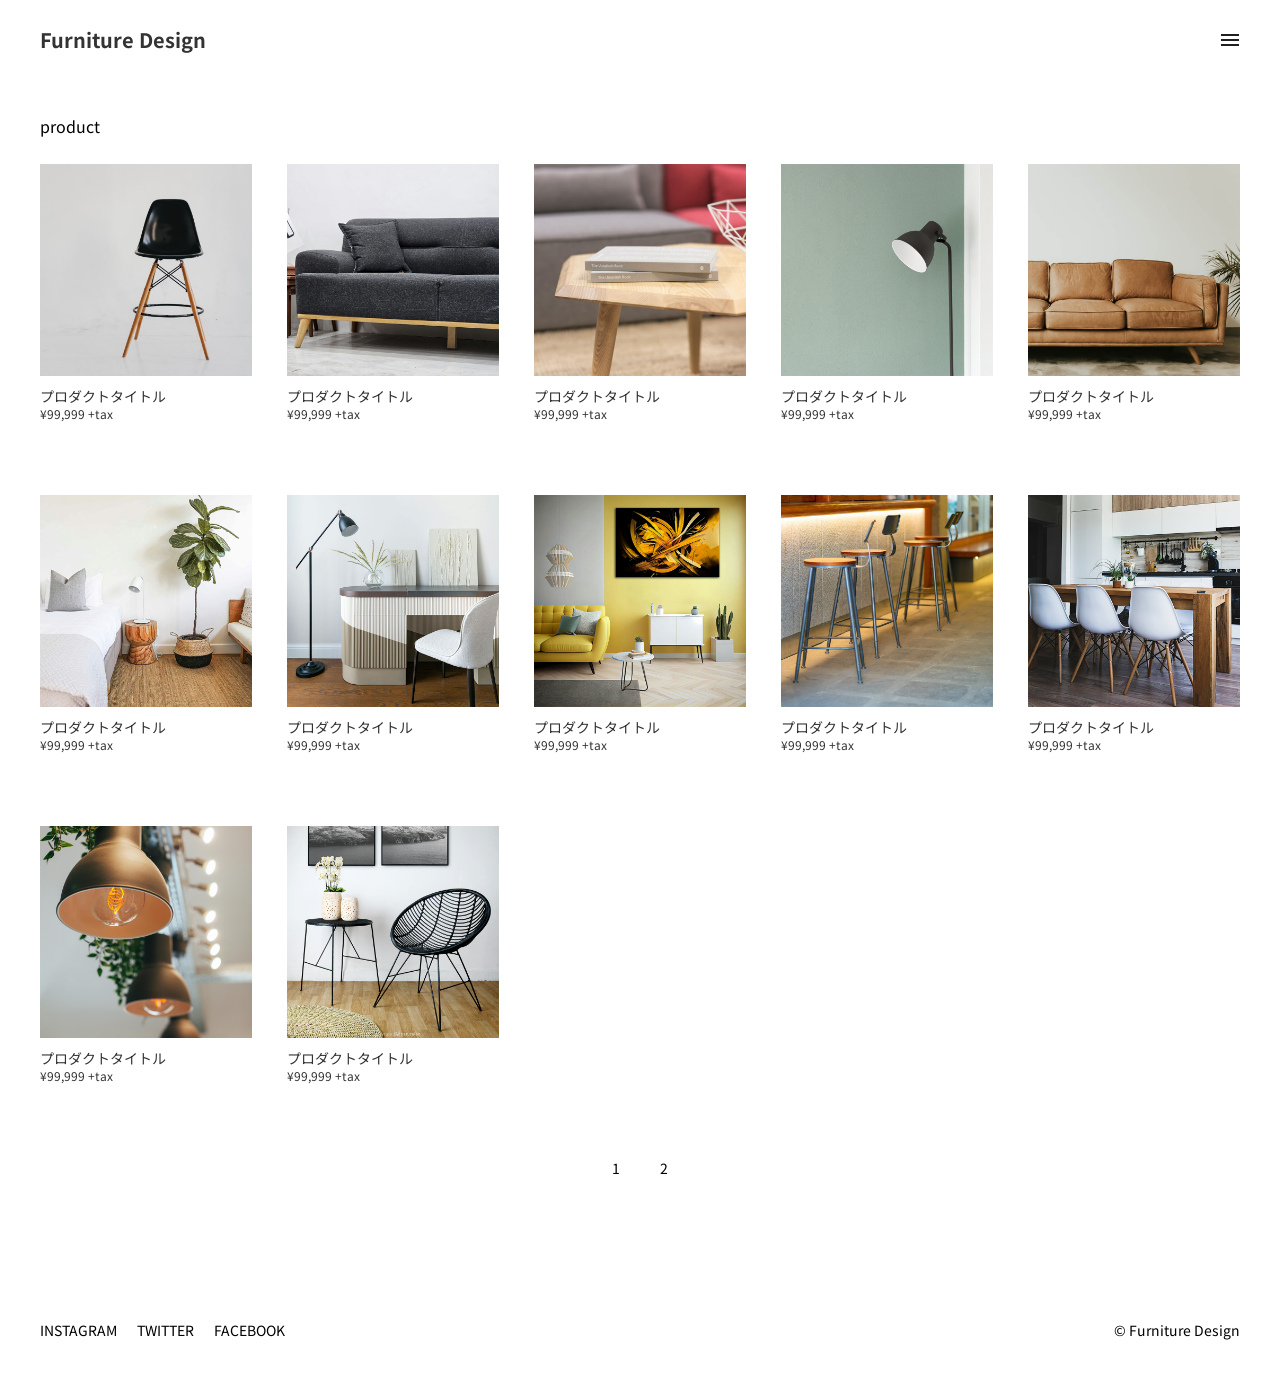
<file: index.html>
<!DOCTYPE html>
<html lang="ja">
    <head>
        <meta charset="utf-8">
        <title>Furnituru Design</title>
        <meta name="viewport" content="width=device-width, initial-scale=1">
        <link rel="stylesheet" href="style.css">
        <script src="https://ajax.googleapis.com/ajax/libs/jquery/2.2.4/jquery.min.js"></script>
        <link href="https://fonts.googleapis.com/css2?family=Noto+Sans+JP&display=swap" rel="stylesheet">
    </head>
    <body>
        <header id="header" class="wrapper">
            <h1 class="site-title">Furniture Design</h1>
            <nav>
                <div class="burger"></div>
                <ul class="navi-list">
                    <li><a href="./index.html">PRODUCT</a></li>
                    <li><a href="./about.html">ABOUT</a></li>
                    <li><a href="./company.html">COMPANY</a></li>
                    <li><a href="mailto:xxxxx@xxx.xxxx?subject=お問い合わせ">CONTACT</a></li>
                </ul>
                <div class="menu"></div>
            </nav>  
        </header>
            <main>
                <div class="top wrapper">
                <h2 class="page-title">product</h2>
                <ul class="product-list">
                    <li>
                        <a href="#">
                            <img src="img/item1.jpg" width="800" height="800" alt="商品画像">
                            <h4 class="product-title">プロダクトタイトル</h4>
                            <p>&yen;99,999 +tax</p>
                        </a>
                    </li>
                    <li>
                        <a href="#">
                            <img src="img/item2.jpg" width="800" height="800" alt="商品画像">
                            <h4 class="product-title">プロダクトタイトル</h4>
                            <p>&yen;99,999 +tax</p>
                        </a>
                    </li>
                    <li>
                        <a href="#">
                            <img src="img/item3.jpg" width="800" height="800" alt="商品画像">
                            <h4 class="product-title">プロダクトタイトル</h4>
                            <p>&yen;99,999 +tax</p>
                        </a>
                    </li>
                    <li>
                        <a href="#">
                            <img src="img/item4.jpg" width="800" height="800" alt="商品画像">
                            <h4 class="product-title">プロダクトタイトル</h4>
                            <p>&yen;99,999 +tax</p>
                        </a>
                    </li>
                    <li>
                        <a href="#">
                            <img src="img/item5.jpg" width="800" height="800" alt="商品画像">
                            <h4 class="product-title">プロダクトタイトル</h4>
                            <p>&yen;99,999 +tax</p>
                        </a>
                    </li>
                    <li>
                        <a href="#">
                            <img src="img/item6.jpg" width="800" height="800" alt="商品画像">
                            <h4 class="product-title">プロダクトタイトル</h4>
                            <p>&yen;99,999 +tax</p>
                        </a>
                    </li>
                    <li>
                        <a href="#">
                            <img src="img/item7.jpg" width="800" height="800" alt="商品画像">
                            <h4 class="product-title">プロダクトタイトル</h4>
                            <p>&yen;99,999 +tax</p>
                        </a>
                    </li>
                    <li>
                        <a href="#">
                            <img src="img/item8.jpg" width="800" height="800" alt="商品画像">
                            <h4 class="product-title">プロダクトタイトル</h4>
                            <p>&yen;99,999 +tax</p>
                        </a>
                    </li>
                    <li>
                        <a href="#">
                            <img src="img/item9.jpg" width="800" height="800" alt="商品画像">
                            <h4 class="product-title">プロダクトタイトル</h4>
                            <p>&yen;99,999 +tax</p>
                        </a>
                    </li>
                    <li>
                        <a href="#">
                            <img src="img/item10.jpg" width="800" height="800" alt="商品画像">
                            <h4 class="product-title">プロダクトタイトル</h4>
                            <p>&yen;99,999 +tax</p>
                        </a>
                    </li>
                    <li>
                        <a href="#">
                            <img src="img/item11.jpg" width="800" height="800" alt="商品画像">
                            <h4 class="product-title">プロダクトタイトル</h4>
                            <p>&yen;99,999 +tax</p>
                        </a>
                    </li>
                    <li>
                        <a href="#">
                            <img src="img/item12.jpg" width="800" height="800" alt="商品画像">
                            <h4 class="product-title">プロダクトタイトル</h4>
                            <p>&yen;99,999 +tax</p>
                        </a>
                    </li>
                </ul>
                <ul class="page">
                    <li>1</li>
                    <li><a href="./page.html">2</a></li>
                </ul>
                </div>
            </main>
        <footer id="footer">
            <div class="wrapper">
            <ul class="menu-list">
                <li><a href="https://www.instagram.com/" target="_blank">INSTAGRAM</a></li>
                <li><a href="https://twitter.com/" target="_blank">TWITTER</a></li>
                <li><a href="https://www.facebook.com/" target="_blank">FACEBOOK</a></li>
            </ul>
            <p class="copyright">&copy; Furniture Design</p>
        </div>
        </footer>
           
        <script type="text/javascript" src="script.js"></script>
    </body>
</html>
</file>
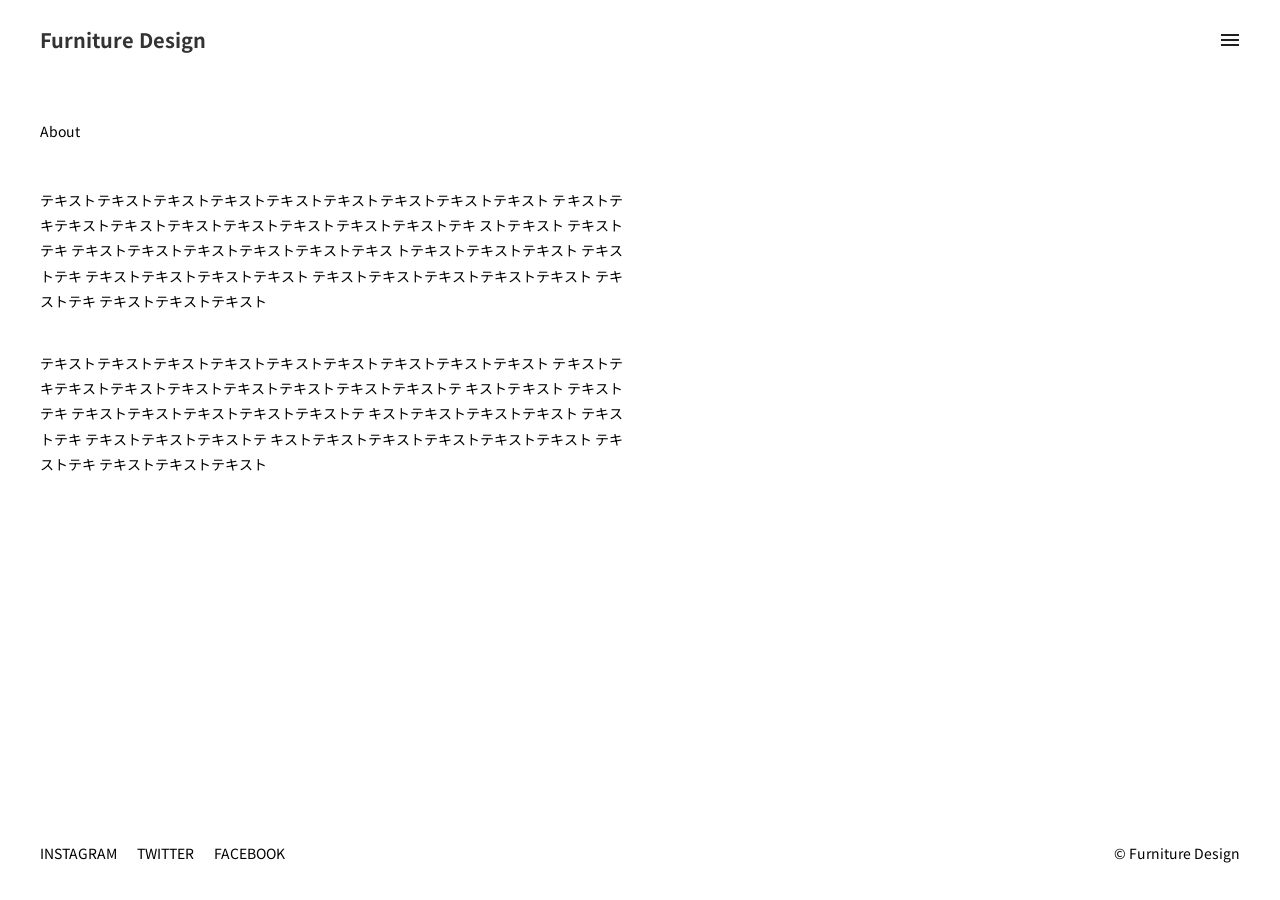
<file: about.html>
<!DOCTYPE html>
<html lang="ja">
    <head>
        <meta charset="utf-8">
        <title>Furnituru Design</title>
        <meta name="viewport" content="width=device-width, initial-scale=1">
        <link rel="stylesheet" href="style.css">
        <script src="https://ajax.googleapis.com/ajax/libs/jquery/2.2.4/jquery.min.js"></script>
        <link href="https://fonts.googleapis.com/css2?family=Noto+Sans+JP&display=swap" rel="stylesheet">
    </head>
    <body>
        <header id="header" class="wrapper">
            <h1 class="site-title">Furniture Design</h1>
            <nav>
                <div class="burger"></div>
                <ul class="navi-list">
                    <li><a href="./index.html">PRODUCT</a></li>
                    <li><a href="./about.html">ABOUT</a></li>
                    <li><a href="./company.html">COMPANY</a></li>
                    <li><a href="mailto:xxxxx@xxx.xxxx?subject=お問い合わせ">CONTACT</a></li>
                </ul>
                <div class="menu"></div>
            </nav>  
        </header>
        <main>
            <div id="about">
                <div class="wrapper">
                <h1>About</h1>
                <p>
                    テキストテキストテキストテキストテキストテキストテキストテキストテキスト
                    テキストテキテキストテキストテキストテキストテキストテキストテキストテキ
                    ストテキスト テキストテキ テキストテキストテキストテキストテキストテキス
                    トテキストテキストテキスト テキストテキ テキストテキストテキストテキスト
                    テキストテキストテキストテキストテキスト テキストテキ テキストテキストテキスト
                </p>
                <p>
                    テキストテキストテキストテキストテキストテキストテキストテキストテキスト
                     テキストテキテキストテキストテキストテキストテキストテキストテキストテ
                     キストテキスト テキストテキ テキストテキストテキストテキストテキストテ
                     キストテキストテキストテキスト テキストテキ テキストテキストテキストテ
                     キストテキストテキストテキストテキストテキスト テキストテキ テキストテキストテキスト
                </p>
                </div>
            </div>
        </main>
        <footer id="footer">
            <div class="wrapper">
            <ul class="menu-list">
                <li><a href="https://www.instagram.com/" target="_blank">INSTAGRAM</a></li>
                <li><a href="https://twitter.com/" target="_blank">TWITTER</a></li>
                <li><a href="https://www.facebook.com/" target="_blank">FACEBOOK</a></li>
            </ul>
            <p class="copyright">&copy; Furniture Design</p>
            </div> 
        </footer>
        <script type="text/javascript" src="script.js"></script>
    </body>
</html>
</file>
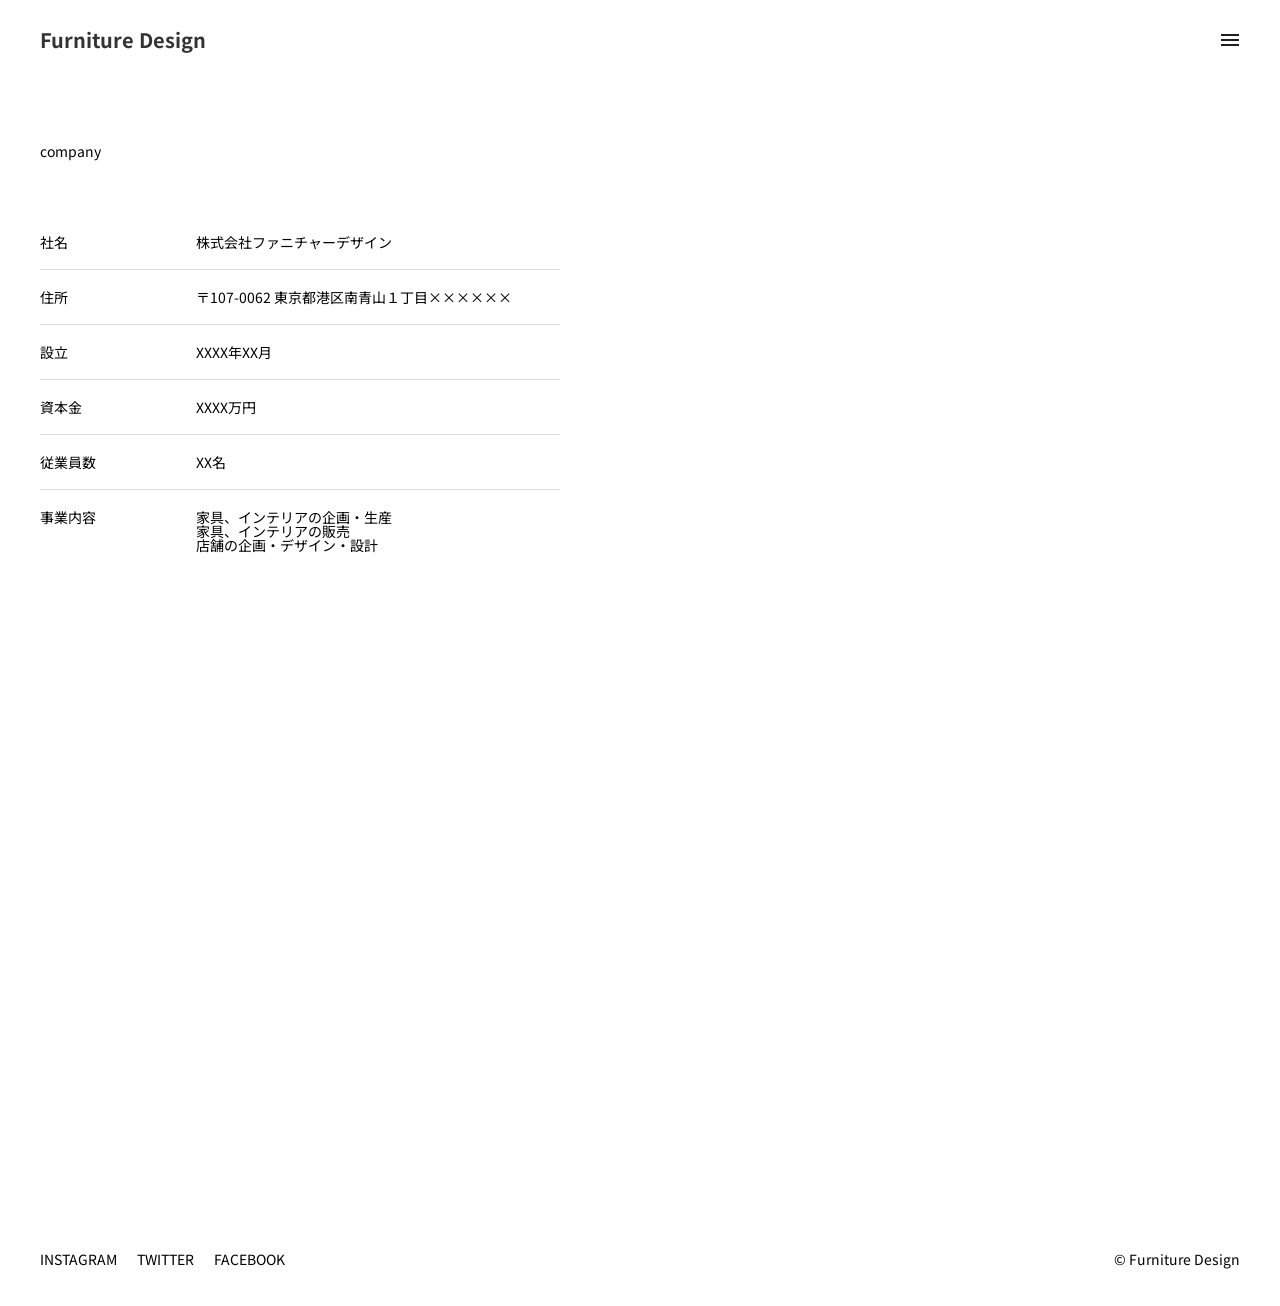
<file: company.html>
<!DOCTYPE html>
<html lang="ja">
    <head>
        <meta charset="utf-8">
        <title>Furnituru Design</title>
        <meta name="viewport" content="width=device-width,initial-scale=1">
        <link rel="stylesheet" href="style.css">
        <script src="https://ajax.googleapis.com/ajax/libs/jquery/2.2.4/jquery.min.js"></script>
        <link href="https://fonts.googleapis.com/css2?family=Noto+Sans+JP&display=swap" rel="stylesheet">
    </head>
    <body>
        <header id="header" class="wrapper">
            <h1 class="site-title">Furniture Design</h1>
            <nav>
                <div class="burger"></div>
                <ul class="navi-list">
                    <li><a href="./index.html">PRODUCT</a></li>
                    <li><a href="./about.html">ABOUT</a></li>
                    <li><a href="./company.html">COMPANY</a></li>
                    <li><a href="mailto:xxxxx@xxx.xxxx?subject=お問い合わせ">CONTACT</a></li>
                </ul>
                <div class="menu"></div>
            </nav>  
        </header>
        <main>
            <div id="company">
                <div class="wrapper">
                <h2 class="page-title">company</h2>
                <dl>
                    <dt>社名</dt>
                    <dd>株式会社ファニチャーデザイン</dd>
                    <dt>住所</dt>
                    <dd>〒107-0062 東京都港区南青山１丁目××××××</dd>
                    <dt>設立</dt>
                    <dd>XXXX年XX月</dd>
                    <dt>資本金</dt>
                    <dd>XXXX万円</dd>
                    <dt>従業員数</dt>
                    <dd>XX名</dd>
                    <dt>事業内容</dt>
                    <dd>家具、インテリアの企画・生産<br>
                        家具、インテリアの販売<br>
                        店舗の企画・デザイン・設計
                    </dd>
                </dl>
                <div class="map">
                    <iframe src="https://www.google.com/maps/embed?pb=!1m18!1m12!1m3!1d6482.583237668664!2d139.72046549445767!3d35.66982084036329!2m3!1f0!2f0!3f0!3m2!1i1024!2i768!4f13.1!3m3!1m2!1s0x60188c820ac932eb%3A0xc68079dd10afd971!2z44CSMTA3LTAwNjIg5p2x5Lqs6YO95riv5Yy65Y2X6Z2S5bGx77yR5LiB55uu!5e0!3m2!1sja!2sjp!4v1772995759499!5m2!1sja!2sjp" width="600" height="450" style="border:0;" allowfullscreen="" loading="lazy" referrerpolicy="no-referrer-when-downgrade"></iframe>
                </div>
                </div>
            </div>
        </main>
        <footer id="footer">
            <div class="wrapper">
            <ul class="menu-list">
                <li><a href="https://www.instagram.com/" target="_blank">INSTAGRAM</a></li>
                <li><a href="https://twitter.com/" target="_blank">TWITTER</a></li>
                <li><a href="https://www.facebook.com/" target="_blank">FACEBOOK</a></li>
            </ul>
            <p class="copyright">&copy; Furniture Design</p>
            </div> 
        </footer>
        <script type="text/javascript" src="script.js"></script>
    </body>
</html>
</file>
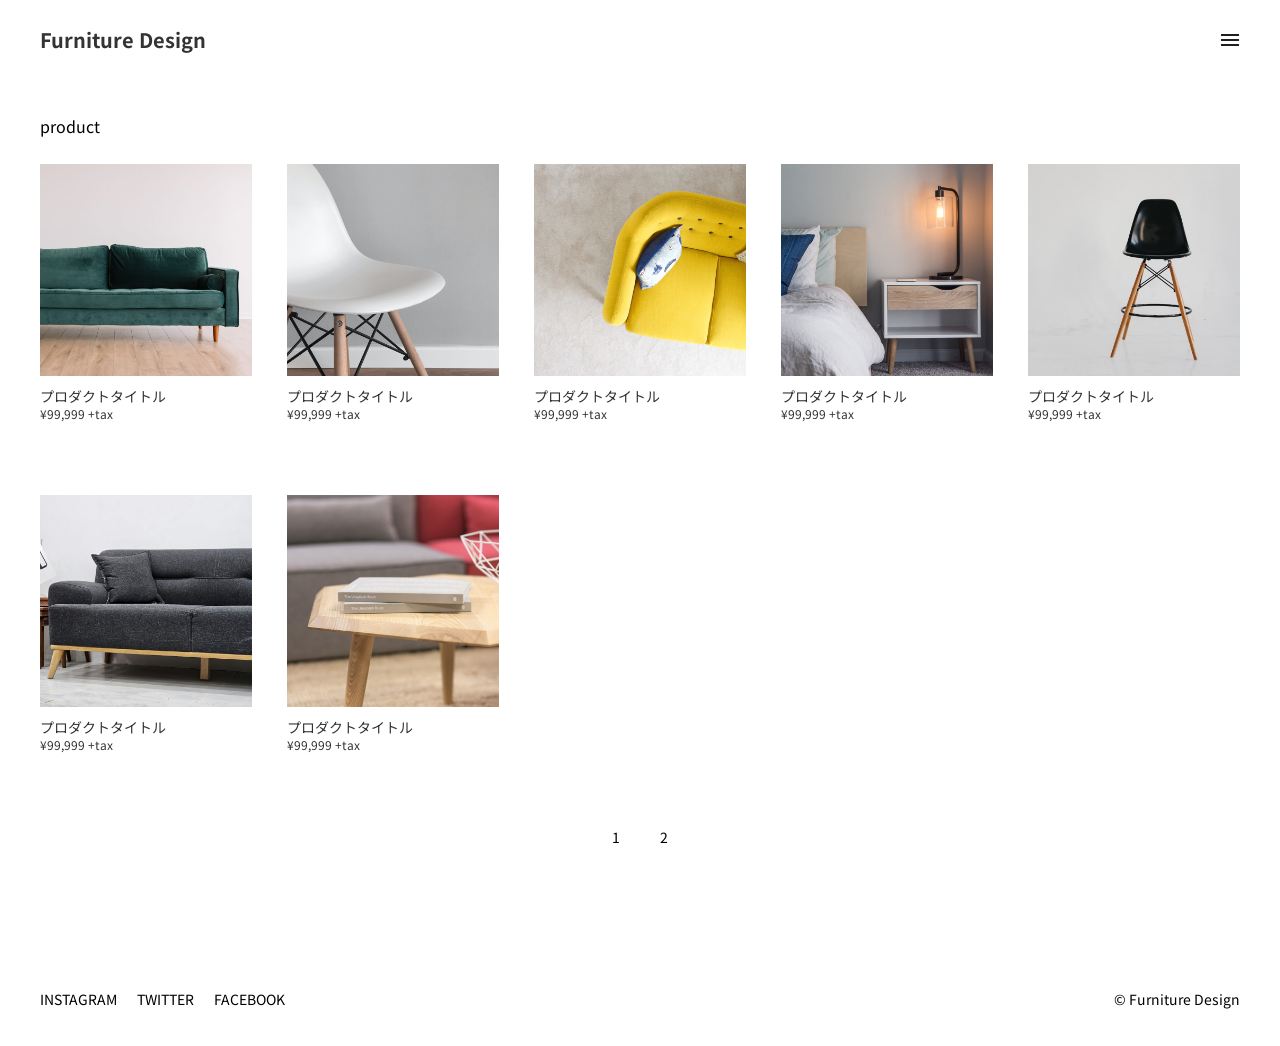
<file: page.html>
<!DOCTYPE html>
<html lang="ja">
    <head>
        <meta charset="utf-8">
        <title>Furnituru Design</title>
        <meta name="viewport" content="width=device-width,initial-scale=1">
        <link rel="stylesheet" href="style.css">
        <script src="https://ajax.googleapis.com/ajax/libs/jquery/2.2.4/jquery.min.js"></script>
        <link href="https://fonts.googleapis.com/css2?family=Noto+Sans+JP&display=swap" rel="stylesheet">
    </head>
    <body>
        <header id="header" class="wrapper">
            <h1 class="site-title">Furniture Design</h1>
            <nav>
                <div class="burger"></div>
                <ul class="navi-list">
                    <li><a href="./index.html">PRODUCT</a></li>
                    <li><a href="./about.html">ABOUT</a></li>
                    <li><a href="./company.html">COMPANY</a></li>
                    <li><a href="mailto:xxxxx@xxx.xxxx?subject=お問い合わせ">CONTACT</a></li>
                </ul>
                <div class="menu"></div>
            </nav>  
        </header>
        <main>
            <div class=" top wrapper">
                <h1 class="page-title">product</h1>
                <ul class="product-list">
                    <li>
                        <a href="#">
                            <img src="img/item13.jpg" width="800" height="800"alt="商品画像">
                            <h1 class="product-title">プロダクトタイトル</h1>
                            <p>&yen;99,999 +tax</p>
                        </a>
                    </li>
                    <li>
                        <a href="#">
                            <img src="img/item14.jpg" width="800" height="800" alt="商品画像">
                            <h1 class="product-title">プロダクトタイトル</h1>
                            <p>&yen;99,999 +tax</p>
                        </a>
                    </li>
                    <li>
                        <a href="#">
                            <img src="img/item15.jpg" width="800" height="800" alt="商品画像">
                            <h1 class="product-title">プロダクトタイトル</h1>
                            <p>&yen;99,999 +tax</p>
                        </a>
                    </li>
                    <li>
                        <a href="#">
                            <img src="img/item16.jpg" width="800" height="800" alt="商品画像">
                            <h1 class="product-title">プロダクトタイトル</h1>
                            <p>&yen;99,999 +tax</p>
                        </a>
                    </li>
                    <li>
                        <a href="#">
                            <img src="img/item1.jpg" width="800" height="800" alt="商品画像">
                            <h4 class="product-title">プロダクトタイトル</h4>
                            <p>&yen;99,999 +tax</p>
                        </a>
                    </li>
                    <li>
                        <a href="#">
                            <img src="img/item2.jpg" width="800" height="800" alt="商品画像">
                            <h4 class="product-title">プロダクトタイトル</h4>
                            <p>&yen;99,999 +tax</p>
                        </a>
                    </li>
                    <li>
                        <a href="#">
                            <img src="img/item3.jpg" width="800" height="800" alt="商品画像">
                            <h4 class="product-title">プロダクトタイトル</h4>
                            <p>&yen;99,999 +tax</p>
                        </a>
                    </li>
                </ul>
                <ul class="page">
                    <li><a href="./index.html">1</a></li>
                    <li>2</li>
                </ul>
            </div>
        </main>
        <footer id="footer">
            <div class="wrapper">
            <ul class="menu-list">
                <li><a href="https://www.instagram.com/" target="_blank">INSTAGRAM</a></li>
                <li><a href="https://twitter.com/" target="_blank">TWITTER</a></li>
                <li><a href="https://www.facebook.com/" target="_blank">FACEBOOK</a></li>
            </ul>
            <p class="copyright">&copy; Furniture Design</p>
        </div>
        </footer>
        <script type="text/javascript" src="script.js"></script>
    </body>
</html>
</file>
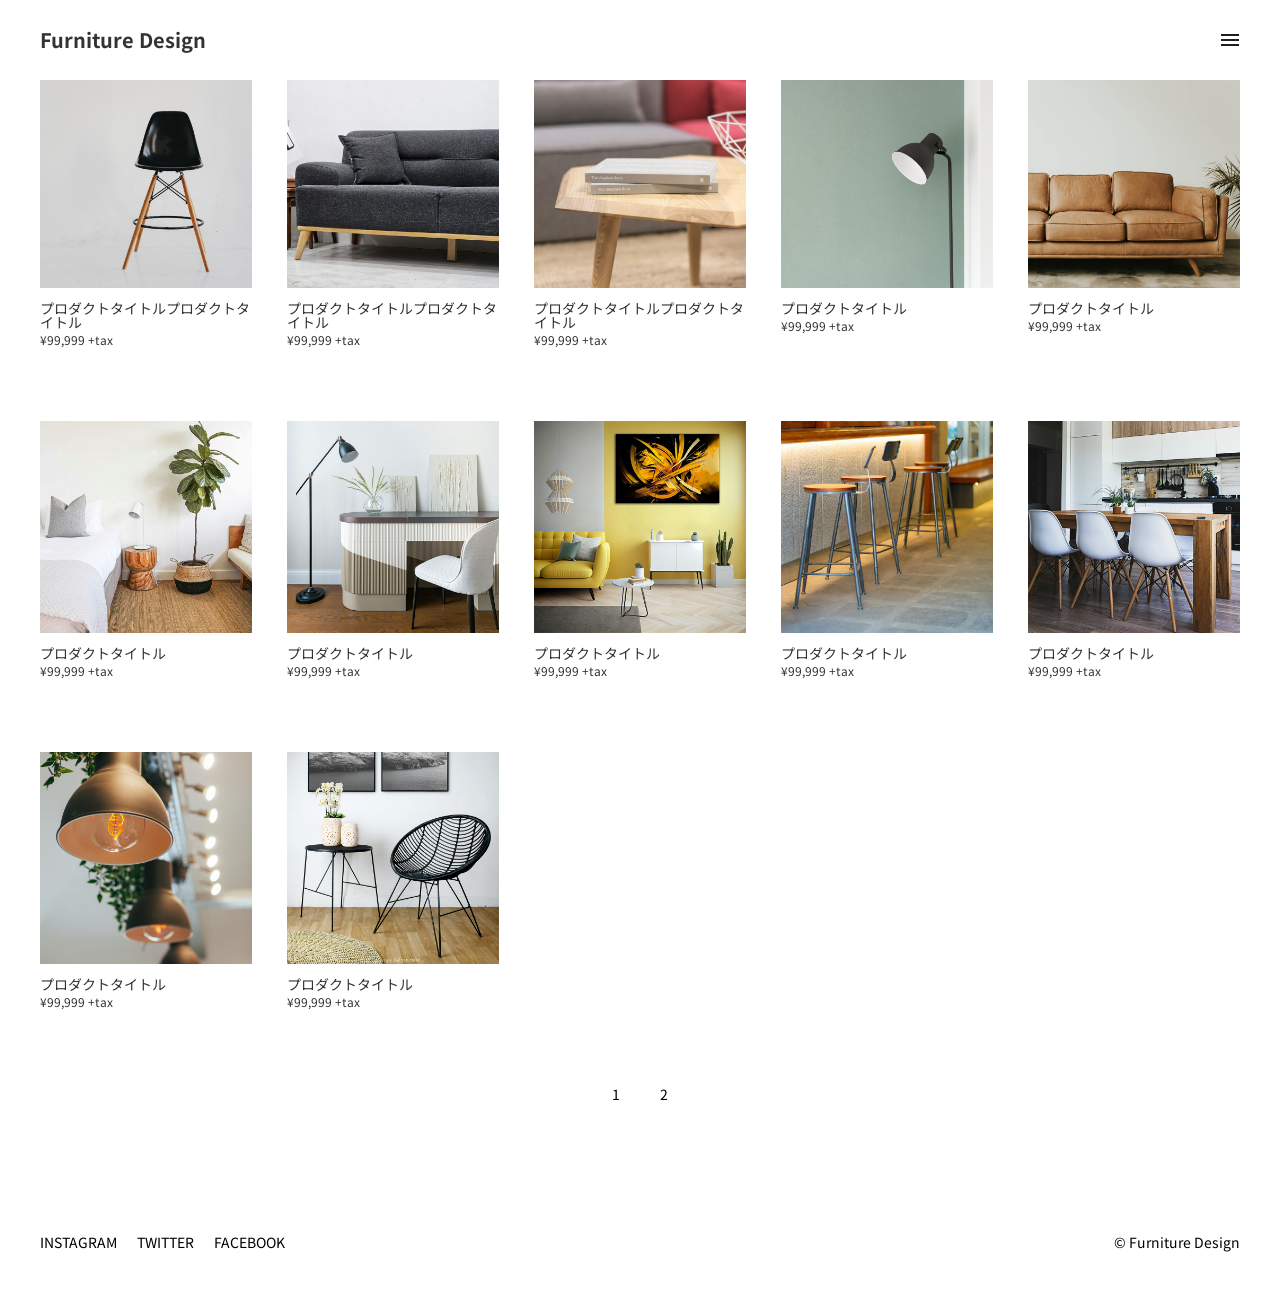
<file: probuct.html>
<!DOCTYPE html>
<html lang="ja">
    <head>
        <meta charset="utf-8">
        <title>Furnituru Design</title>
        <meta name="viewport" contact="width=device-width,initial-scale=1">
        <link rel="stylesheet" href="style.css">
        <script src="https://ajax.googleapis.com/ajax/libs/jquery/2.2.4/jquery.min.js"></script>
        <link href="https://fonts.googleapis.com/css2?family=Noto+Sans+JP&display=swap" rel="stylesheet">
    </head>
    <body>
        <header id="header" class="wrapper">
            <h1 class="site-title">Furniture Design</h1>
            <nav>
                <div class="burger"></div>
                <ul class="navi-list">
                    <li><a href="./product.html">PRODUCT</a></li>
                    <li><a href="./about.html">ABOUT</a></li>
                    <li><a href="./company.html">COMPANY</a></li>
                    <li><a href="mailto:xxxxx@xxx.xxxx?subject=お問い合わせ">CONTACT</a></li>
                </ul>
                <div class="menu"></div>
            </nav>  
        </header>
        <main>
            <div id="top" class="wrapper">
                <h1 class="page-title">product</h1>
                <ul class="product-list">
                    <li>
                        <a href="#">
                            <img src="img/item1.jpg">
                            <h4 class="product-title">プロダクトタイトルプロダクトタイトル</h4>
                            <p>&yen;99,999 +tax</p>
                        </a>
                    </li>
                    <li>
                        <a href="#">
                            <img src="img/item2.jpg">
                            <h4 class="product-title">プロダクトタイトルプロダクトタイトル</h4>
                            <p>&yen;99,999 +tax</p>
                        </a>
                    </li>
                    <li>
                        <a href="#">
                            <img src="img/item3.jpg">
                            <h4 class="product-title">プロダクトタイトルプロダクトタイトル</h4>
                            <p>&yen;99,999 +tax</p>
                        </a>
                    </li>
                    <li>
                        <a href="#">
                            <img src="img/item4.jpg">
                            <h4 class="product-title">プロダクトタイトル</h4>
                            <p>&yen;99,999 +tax</p>
                        </a>
                    </li>
                    <li>
                        <a href="#">
                            <img src="img/item5.jpg">
                            <h4 class="product-title">プロダクトタイトル</h4>
                            <p>&yen;99,999 +tax</p>
                        </a>
                    </li>
                    <li>
                        <a href="#">
                            <img src="img/item6.jpg">
                            <h4 class="product-title">プロダクトタイトル</h4>
                            <p>&yen;99,999 +tax</p>
                        </a>
                    </li>
                    <li>
                        <a href="#">
                            <img src="img/item7.jpg">
                            <h4 class="product-title">プロダクトタイトル</h4>
                            <p>&yen;99,999 +tax</p>
                        </a>
                    </li>
                    <li>
                        <a href="#">
                            <img src="img/item8.jpg">
                            <h4 class="product-title">プロダクトタイトル</h4>
                            <p>&yen;99,999 +tax</p>
                        </a>
                    </li>
                    <li>
                        <a href="#">
                            <img src="img/item9.jpg">
                            <h4 class="product-title">プロダクトタイトル</h4>
                            <p>&yen;99,999 +tax</p>
                        </a>
                    </li>
                    <li>
                        <a href="#">
                            <img src="img/item10.jpg">
                            <h4 class="product-title">プロダクトタイトル</h4>
                            <p>&yen;99,999 +tax</p>
                        </a>
                    </li>
                    <li>
                        <a href="#">
                            <img src="img/item11.jpg">
                            <h4 class="product-title">プロダクトタイトル</h4>
                            <p>&yen;99,999 +tax</p>
                        </a>
                    </li>
                    <li>
                        <a href="#">
                            <img src="img/item12.jpg">
                            <h4 class="product-title">プロダクトタイトル</h4>
                            <p>&yen;99,999 +tax</p>
                        </a>
                    </li>
                </ul>
                <ul class="page">
                    <li>1</li>
                    <li><a href="./page.html">2</a></li>
                </ul>
            </div>
        </main>
        <footer id="footer">
            <div class="wrapper">
            <ul class="menu-list">
                <li><a href="https://www.instagram.com/" target="_blank">INSTAGRAM</a></li>
                <li><a href="https://twitter.com/" target="_blank">TWITTER</a></li>
                <li><a href="https://www.facebook.com/" target="_blank">FACEBOOK</a></li>
            </ul>
            <p class="copyright">&copy; Furniture Design</p>
        </div>
        </footer>
        <script type="text/javascript" src="script.js"></script>
    </body>
</html>
</file>
<file: style.css>
@charset "utf-8";
/*
html5doctor.com Reset Stylesheet
v1.6.1
Last Updated: 2010-09-17
Author: Richard Clark - http://richclarkdesign.com
Twitter: @rich_clark
*/

html, body, div, span, object, iframe,
h1, h2, h3, h4, h5, h6, p, blockquote, pre,
abbr, address, cite, code,
del, dfn, em, img, ins, kbd, q, samp,
small, strong, sub, sup, var,
b, i,
dl, dt, dd, ol, ul, li,
fieldset, form, label, legend,
table, caption, tbody, tfoot, thead, tr, th, td,
article, aside, canvas, details, figcaption, figure,
footer, header, hgroup, menu, nav, section, summary,
time, mark, audio, video {
    margin:0;
    padding:0;
    border:0;
    outline:0;
    font-size:100%;
    vertical-align:baseline;
    background:transparent;
}

body {
    line-height:1;
    font-family: 'Noto Sans JP', 'Hiragino Kaku Gothic ProN', Meiryo, sans-serif;
}

article,aside,details,figcaption,figure,
footer,header,hgroup,menu,nav,section {
    display:block;
}

nav ul {
    list-style:none;
}

blockquote, q {
    quotes:none;
}

blockquote:before, blockquote:after,
q:before, q:after {
    content:'';
    content:none;
}

a {
    margin:0;
    padding:0;
    font-size:100%;
    vertical-align:baseline;
    background:transparent;
}

/* change colours to suit your needs */
ins {
    background-color:#ff9;
    color:#000;
    text-decoration:none;
}

/* change colours to suit your needs */
mark {
    background-color:#ff9;
    color:#000;
    font-style:italic;
    font-weight:bold;
}

del {
    text-decoration: line-through;
}

abbr[title], dfn[title] {
    border-bottom:1px dotted;
    cursor:help;
}

table {
    border-collapse:collapse;
    border-spacing:0;
}

/* change border colour to suit your needs */
hr {
    display:block;
    height:1px;
    border:0;  
    border-top:1px solid #cccccc;
    margin:1em 0;
    padding:0;
}

input, select {
    vertical-align:middle;
}

html,body{
    font-size: 100%;
    position: relative;
    width: 100%; 
    height: 100%;
    margin: 0;
   
}
body {
    display: flex;
    flex-direction: column;
}
.wrapper {
    width: 100%;
    max-width: 100%;
    margin: 0 auto;
    padding: 0 40px;
    box-sizing: border-box;
}
a {
    text-decoration: none;
    color: black;
}
li {
    margin: 0;
    padding: 0;
}
ul {
    margin: 0;
    padding: 0;
    list-style: none;
}
/*-------------------------------------------
header
-------------------------------------------*/
#header {
    width: 100%;
    height: 80px;
    background-color:#fff;
    align-items: center;
    display:flex;
    position: fixed;
    left: 0;
    right: 0;
    z-index: 10;
    box-sizing: border-box;
}
.site-title {
    font-size: clamp(15px, 2vw, 20px);
    color: #333333;
}

#header nav {
    margin: 0 0 0 auto;
}
/*-------------------------------------------
burger
-------------------------------------------*/
.burger {
    width: 40px;
    height: 40px;
    background-image:url(img/burger.svg);
    background-size: 24px;
    background-position: center;
    background-repeat: no-repeat;
    border-radius: 4px;
    margin: 0 0 0 70px; 
    cursor: pointer;
    position: relative;
    right: -10px;
    z-index: 5;
}

.burger.is-active {
    background-image: url(img/close.svg);
    z-index: 5;
}
.menu {
    position: fixed;
    top: 0;
    left: 0;
    z-index: 1;
    width: 100%;
    height: 100%;
    background-color: rgba(0,0,0,0.8);
    display: none;
    overflow-x: hidden;
}
.menu.is-active  {
    display: flex;
}
.navi-list {
    position: absolute;
    display:flex;
    flex-direction: column;
    gap: 30px;
    font-size: 13px;
    left: -100%;
    color: #fff;
    transition: left .5s;
    z-index: 6;
    padding: 0 40px;
}
.navi-list.is-active {
    left: 0;
}
.navi-list li a  {
    color: #fff;
}

/*-------------------------------------------
main
-------------------------------------------*/
main {
    width: 100%;
    margin: 0 auto;
    flex-grow: 1;
}

.top {
    padding-top: 88px;
    padding-bottom: 14px;
}
.page-title {
    font-size: clamp(14px, 1.8vw, 16px);
    font-weight: normal;
    margin-bottom: 30px;
    padding-top: 30px;
}
.product-list {
    display: grid;
    grid-template-columns: repeat(auto-fit, minmax(200px, 1fr));
    gap: 35px;
}

.product-list li a:hover {
    opacity: 0.7;
}
.product-list img {
    width: 100%;
    height: auto;
    margin-bottom: 12px;
 }
.product-title {
    font-size: clamp(12px, 1.5vw, 14px);
    color: #333333;
    font-weight: normal;
    line-height: 1;
}
.product-list p {
    font-size: 12px;
    color: #333333;
    margin-bottom: 40px;
    margin-top: 5px;
}
.page {
    display: flex;
    justify-content: center;
    font-size: 14px;
    margin-top: 39px;
}
.page li {
    padding: 0 20px;
}
.product-list li {
    width: auto; 
}
/*-------------------------------------------
footer
-------------------------------------------*/
#footer {
    padding-bottom: 20px;
    padding-top: 114px;
}
#footer .wrapper {
    display: flex;
    justify-content: space-between;
    align-items: center;
    padding: 20px 40px;
    margin: 0 auto;
}
#footer ul {
    display: flex;
    padding: 0;
    margin: 0;
    gap: 20px;
}
#footer li {
    font-size: 12px;
}
#footer a {
    font-size: clamp(8px, 1.5vw, 14px);
}
#footer p {
    font-size: clamp(8px, 1.5vw, 14px);
}
.menu-list li {
    transition: transform 0.3s ease-in-out;
}
.menu-list li:hover {
    transform: scale(1.2);
}
/*-------------------------------------------
about
-------------------------------------------*/
#about {
    padding-bottom: 20px;
}
#about h1 {
    padding-top: 124px;
    font-size: 14px;
    font-weight: normal;
    margin-bottom: 50px;
}
#about p {
    width: 583px;
    word-wrap: break-word;
    text-align: justify;
    font-size: 14px;
    line-height: 1.8;
}
#about p:first-of-type {
    margin-bottom: 37px;
}
/*-------------------------------------------
company
-------------------------------------------*/
#company {
    padding-top: 114px;
    max-width: 600px;
    padding-bottom: 20px;
}
#company .page-title {
    font-size: 14px;
    font-weight: normal;
    margin-bottom: 57px;
}
#company dl {
    display: flex;
    flex-wrap: wrap;
   font-size: 14px;
   margin-bottom: 44px;
}
#company dt {
    width: 30%;
    border-bottom: solid 1px #DCDBDB;
    padding: 20px 0;
}
#company dd {
    width: 70%;
    border-bottom: solid 1px #DCDBDB;
    padding: 20px 0;
}
#company dd:last-of-type {
    border-bottom: none;
}
#company dt:last-of-type {
    border-bottom: none;
}
.map {
    filter: grayscale(1);
    margin-bottom: 181px;
}
.map iframe {
    height: 300px;
    width: 100%;
}
/*-------------------------------------------
SP
-------------------------------------------*/
@media screen and (max-width: 768px) {
    .top {
        padding: 88px 30px 14px 30px;
        padding-bottom: 14px;
    }
    #header {
        padding: 0 30px; 
    }
    .product-list {
        grid-template-columns: repeat(auto-fit, minmax(150px, 1fr));
        gap: 20px;
    }
    #about p {
        width: 100%;
        box-sizing: border-box;
    }
    #footer .wrapper{
        flex-direction: column;
        text-align: left;
    }
    #footer p {
        margin-top: 10px;
    }
}

@media screen and (max-width: 414px) {
    .product-list {
        grid-template-columns: repeat(2, 1fr);
    }
}
</file>
